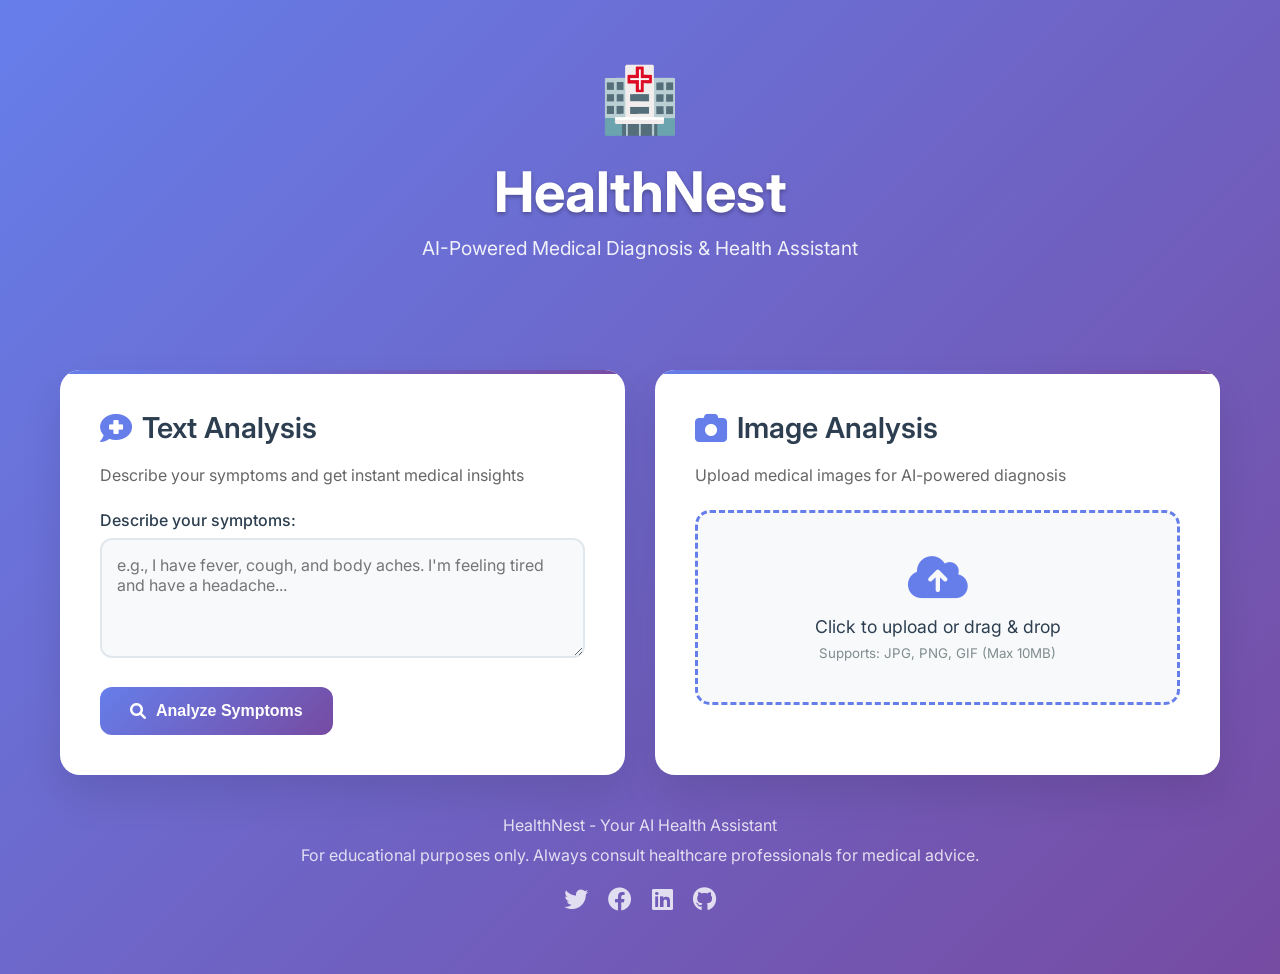
<file: index.html>
<!DOCTYPE html>
<html lang="en">
<head>
    <meta charset="UTF-8">
    <meta name="viewport" content="width=device-width, initial-scale=1.0">
    <title>HealthNest - AI-Powered Medical Diagnosis</title>
    <link href="https://cdnjs.cloudflare.com/ajax/libs/font-awesome/6.0.0/css/all.min.css" rel="stylesheet">
    <link href="https://fonts.googleapis.com/css2?family=Inter:wght@300;400;500;600;700&display=swap" rel="stylesheet">
    <style>
        * {
            margin: 0;
            padding: 0;
            box-sizing: border-box;
        }

        body {
            font-family: 'Inter', sans-serif;
            background: linear-gradient(135deg, #667eea 0%, #764ba2 100%);
            min-height: 100vh;
            color: #333;
        }

        .container {
            max-width: 1200px;
            margin: 0 auto;
            padding: 20px;
        }

        /* Header */
        .header {
            text-align: center;
            padding: 40px 0;
            color: white;
        }

        .header h1 {
            font-size: 3.5rem;
            font-weight: 700;
            margin-bottom: 10px;
            text-shadow: 0 2px 4px rgba(0,0,0,0.3);
        }

        .header p {
            font-size: 1.2rem;
            opacity: 0.9;
            margin-bottom: 30px;
        }

        .logo {
            font-size: 4rem;
            margin-bottom: 20px;
            animation: pulse 2s infinite;
        }

        @keyframes pulse {
            0% { transform: scale(1); }
            50% { transform: scale(1.05); }
            100% { transform: scale(1); }
        }

        /* Main Content */
        .main-content {
            display: grid;
            grid-template-columns: 1fr 1fr;
            gap: 30px;
            margin-top: 40px;
        }

        .card {
            background: white;
            border-radius: 20px;
            padding: 40px;
            box-shadow: 0 20px 40px rgba(0,0,0,0.1);
            transition: all 0.3s ease;
            position: relative;
            overflow: hidden;
        }

        .card:hover {
            transform: translateY(-5px);
            box-shadow: 0 30px 60px rgba(0,0,0,0.15);
        }

        .card::before {
            content: '';
            position: absolute;
            top: 0;
            left: 0;
            right: 0;
            height: 4px;
            background: linear-gradient(90deg, #667eea, #764ba2);
        }

        .card h2 {
            font-size: 1.8rem;
            font-weight: 600;
            margin-bottom: 20px;
            color: #2c3e50;
            display: flex;
            align-items: center;
            gap: 10px;
        }

        .card-icon {
            font-size: 2rem;
            color: #667eea;
        }

        /* Form Elements */
        .form-group {
            margin-bottom: 25px;
        }

        label {
            display: block;
            margin-bottom: 8px;
            font-weight: 500;
            color: #2c3e50;
        }

        input[type="text"], textarea {
            width: 100%;
            padding: 15px;
            border: 2px solid #e1e8ed;
            border-radius: 12px;
            font-size: 16px;
            transition: all 0.3s ease;
            background: #f8f9fa;
        }

        input[type="text"]:focus, textarea:focus {
            outline: none;
            border-color: #667eea;
            background: white;
            box-shadow: 0 0 0 3px rgba(102, 126, 234, 0.1);
        }

        textarea {
            height: 120px;
            resize: vertical;
            font-family: inherit;
        }

        /* Buttons */
        .btn {
            background: linear-gradient(135deg, #667eea 0%, #764ba2 100%);
            color: white;
            padding: 15px 30px;
            border: none;
            border-radius: 12px;
            font-size: 16px;
            font-weight: 600;
            cursor: pointer;
            transition: all 0.3s ease;
            display: inline-flex;
            align-items: center;
            gap: 10px;
            text-decoration: none;
        }

        .btn:hover {
            transform: translateY(-2px);
            box-shadow: 0 10px 20px rgba(102, 126, 234, 0.3);
        }

        .btn-secondary {
            background: linear-gradient(135deg, #f093fb 0%, #f5576c 100%);
        }

        .btn-secondary:hover {
            box-shadow: 0 10px 20px rgba(245, 87, 108, 0.3);
        }

        /* File Upload */
        .file-upload {
            border: 3px dashed #667eea;
            border-radius: 15px;
            padding: 40px;
            text-align: center;
            background: #f8f9fa;
            cursor: pointer;
            transition: all 0.3s ease;
            position: relative;
        }

        .file-upload:hover {
            border-color: #764ba2;
            background: #f0f2ff;
        }

        .file-upload.dragover {
            border-color: #27ae60;
            background: #e8f5e8;
        }

        .file-upload i {
            font-size: 3rem;
            color: #667eea;
            margin-bottom: 15px;
        }

        .file-upload p {
            font-size: 1.1rem;
            color: #2c3e50;
            margin-bottom: 5px;
        }

        .file-upload small {
            color: #7f8c8d;
        }

        /* Results */
        .results {
            margin-top: 30px;
            padding: 25px;
            background: linear-gradient(135deg, #f8f9fa 0%, #e9ecef 100%);
            border-radius: 15px;
            border-left: 5px solid #667eea;
            display: none;
        }

        .results.show {
            display: block;
            animation: slideIn 0.5s ease;
        }

        @keyframes slideIn {
            from {
                opacity: 0;
                transform: translateY(20px);
            }
            to {
                opacity: 1;
                transform: translateY(0);
            }
        }

        .result-item {
            background: white;
            padding: 20px;
            border-radius: 12px;
            margin-bottom: 15px;
            box-shadow: 0 5px 15px rgba(0,0,0,0.08);
        }

        .result-title {
            font-size: 1.3rem;
            font-weight: 600;
            color: #2c3e50;
            margin-bottom: 10px;
        }

        .result-content {
            color: #555;
            line-height: 1.6;
        }

        .medicine-list {
            display: flex;
            flex-wrap: wrap;
            gap: 10px;
            margin-top: 15px;
        }

        .medicine-tag {
            background: linear-gradient(135deg, #667eea, #764ba2);
            color: white;
            padding: 8px 15px;
            border-radius: 20px;
            font-size: 0.9rem;
            font-weight: 500;
        }

        .confidence-bar {
            background: #e9ecef;
            border-radius: 10px;
            height: 8px;
            margin: 10px 0;
            overflow: hidden;
        }

        .confidence-fill {
            background: linear-gradient(90deg, #e74c3c, #f39c12, #27ae60);
            height: 100%;
            transition: width 0.8s ease;
        }

        /* Loading Animation */
        .loading {
            display: none;
            text-align: center;
            padding: 20px;
        }

        .spinner {
            border: 3px solid #f3f3f3;
            border-top: 3px solid #667eea;
            border-radius: 50%;
            width: 40px;
            height: 40px;
            animation: spin 1s linear infinite;
            margin: 0 auto 15px;
        }

        @keyframes spin {
            0% { transform: rotate(0deg); }
            100% { transform: rotate(360deg); }
        }

        /* Responsive Design */
        @media (max-width: 768px) {
            .main-content {
                grid-template-columns: 1fr;
                gap: 20px;
            }

            .header h1 {
                font-size: 2.5rem;
            }

            .card {
                padding: 25px;
            }

            .container {
                padding: 15px;
            }
        }

        /* Error Messages */
        .error {
            background: #fee;
            color: #c33;
            padding: 15px;
            border-radius: 10px;
            border-left: 4px solid #c33;
            margin-top: 15px;
        }

        /* Success Messages */
        .success {
            background: #efe;
            color: #363;
            padding: 15px;
            border-radius: 10px;
            border-left: 4px solid #363;
            margin-top: 15px;
        }

        /* Footer */
        .footer {
            text-align: center;
            padding: 40px 0;
            color: white;
            opacity: 0.8;
        }

        .footer p {
            margin-bottom: 10px;
        }

        .social-links {
            display: flex;
            justify-content: center;
            gap: 20px;
            margin-top: 20px;
        }

        .social-links a {
            color: white;
            font-size: 1.5rem;
            transition: all 0.3s ease;
        }

        .social-links a:hover {
            transform: translateY(-3px);
            opacity: 0.8;
        }
    </style>
</head>
<body>
    <div class="container">
        <!-- Header -->
        <div class="header">
            <div class="logo">🏥</div>
            <h1>HealthNest</h1>
            <p>AI-Powered Medical Diagnosis & Health Assistant</p>
        </div>

        <!-- Main Content -->
        <div class="main-content">
            <!-- Text Analysis -->
            <div class="card">
                <h2><i class="fas fa-comment-medical card-icon"></i>Text Analysis</h2>
                <p style="color: #666; margin-bottom: 25px;">Describe your symptoms and get instant medical insights</p>
                
                <div class="form-group">
                    <label for="symptoms">Describe your symptoms:</label>
                    <textarea id="symptoms" placeholder="e.g., I have fever, cough, and body aches. I'm feeling tired and have a headache..."></textarea>
                </div>
                
                <button class="btn" onclick="analyzeText()">
                    <i class="fas fa-search"></i>
                    Analyze Symptoms
                </button>

                <div class="loading" id="textLoading">
                    <div class="spinner"></div>
                    <p>Analyzing your symptoms...</p>
                </div>

                <div class="results" id="textResults">
                    <!-- Results will be displayed here -->
                </div>
            </div>

            <!-- Image Analysis -->
            <div class="card">
                <h2><i class="fas fa-camera card-icon"></i>Image Analysis</h2>
                <p style="color: #666; margin-bottom: 25px;">Upload medical images for AI-powered diagnosis</p>
                
                <div class="file-upload" id="imageUpload" onclick="document.getElementById('imageFile').click()">
                    <i class="fas fa-cloud-upload-alt"></i>
                    <p>Click to upload or drag & drop</p>
                    <small>Supports: JPG, PNG, GIF (Max 10MB)</small>
                </div>
                
                <input type="file" id="imageFile" accept="image/*" style="display: none;" onchange="handleImageUpload(event)">
                
                <div id="imagePreview" style="display: none; margin: 20px 0;">
                    <img id="previewImg" style="max-width: 100%; border-radius: 10px; box-shadow: 0 5px 15px rgba(0,0,0,0.1);">
                </div>
                
                <button class="btn btn-secondary" onclick="analyzeImage()" id="analyzeImageBtn" style="display: none;">
                    <i class="fas fa-microscope"></i>
                    Analyze Image
                </button>

                <div class="loading" id="imageLoading">
                    <div class="spinner"></div>
                    <p>Analyzing your image...</p>
                </div>

                <div class="results" id="imageResults">
                    <!-- Results will be displayed here -->
                </div>
            </div>
        </div>

        <!-- Footer -->
        <div class="footer">
            <p>HealthNest - Your AI Health Assistant</p>
            <p>For educational purposes only. Always consult healthcare professionals for medical advice.</p>
            <div class="social-links">
                <a href="#"><i class="fab fa-twitter"></i></a>
                <a href="#"><i class="fab fa-facebook"></i></a>
                <a href="#"><i class="fab fa-linkedin"></i></a>
                <a href="#"><i class="fab fa-github"></i></a>
            </div>
        </div>
    </div>

    <script>
        const API_BASE = 'http://localhost:5000';
        let currentImageFile = null;

        // Load initial data
        window.onload = function() {
            setupDragAndDrop();
        };

        function setupDragAndDrop() {
            const imageUpload = document.getElementById('imageUpload');
            
            imageUpload.addEventListener('dragover', (e) => {
                e.preventDefault();
                imageUpload.classList.add('dragover');
            });

            imageUpload.addEventListener('dragleave', () => {
                imageUpload.classList.remove('dragover');
            });

            imageUpload.addEventListener('drop', (e) => {
                e.preventDefault();
                imageUpload.classList.remove('dragover');
                const files = e.dataTransfer.files;
                if (files.length > 0 && files[0].type.startsWith('image/')) {
                    handleImageFile(files[0]);
                }
            });
        }

        function handleImageUpload(event) {
            const file = event.target.files[0];
            if (file) {
                handleImageFile(file);
            }
        }

        function handleImageFile(file) {
            currentImageFile = file;
            const reader = new FileReader();
            reader.onload = function(e) {
                document.getElementById('previewImg').src = e.target.result;
                document.getElementById('imagePreview').style.display = 'block';
                document.getElementById('analyzeImageBtn').style.display = 'inline-block';
            };
            reader.readAsDataURL(file);
        }

        async function analyzeText() {
            const symptoms = document.getElementById('symptoms').value.trim();
            if (!symptoms) {
                showError('textResults', 'Please describe your symptoms');
                return;
            }

            showLoading('textLoading');
            hideResults('textResults');

            try {
                const response = await fetch(`${API_BASE}/analyze_text`, {
                    method: 'POST',
                    headers: {
                        'Content-Type': 'application/json',
                    },
                    body: JSON.stringify({ symptoms })
                });
                
                const result = await response.json();
                hideLoading('textLoading');
                displayTextResults(result);
            } catch (error) {
                hideLoading('textLoading');
                showError('textResults', 'Error analyzing symptoms. Please try again.');
            }
        }

        async function analyzeImage() {
            if (!currentImageFile) {
                showError('imageResults', 'Please upload an image first');
                return;
            }

            showLoading('imageLoading');
            hideResults('imageResults');

            const formData = new FormData();
            formData.append('image', currentImageFile);

            try {
                const response = await fetch(`${API_BASE}/analyze_image`, {
                    method: 'POST',
                    body: formData
                });
                
                const result = await response.json();
                hideLoading('imageLoading');
                displayImageResults(result);
            } catch (error) {
                hideLoading('imageLoading');
                showError('imageResults', 'Error analyzing image. Please try again.');
            }
        }

        function displayTextResults(data) {
            const resultsDiv = document.getElementById('textResults');
            
            if (data.error) {
                showError('textResults', data.error);
                return;
            }

            let html = `
                <div class="result-item">
                    <div class="result-title">🎯 Diagnosis: ${data.illness || 'Unknown'}</div>
                    <div class="result-content">
                        ${data.confidence ? `<p><strong>Confidence:</strong> ${(data.confidence * 100).toFixed(1)}%</p>` : ''}
                        ${data.severity ? `<p><strong>Severity:</strong> ${data.severity}</p>` : ''}
                        ${data.duration ? `<p><strong>Duration:</strong> ${data.duration}</p>` : ''}
                    </div>
                </div>
            `;

            if (data.medicine && data.medicine.length > 0) {
                html += `
                    <div class="result-item">
                        <div class="result-title">💊 Recommended Treatment</div>
                        <div class="medicine-list">
                            ${data.medicine.map(med => `<span class="medicine-tag">${med}</span>`).join('')}
                        </div>
                    </div>
                `;
            }

            if (data.prevention && data.prevention.length > 0) {
                html += `
                    <div class="result-item">
                        <div class="result-title">🛡️ Prevention Tips</div>
                        <div class="result-content">
                            <ul style="margin-left: 20px;">
                                ${data.prevention.map(tip => `<li>${tip}</li>`).join('')}
                            </ul>
                        </div>
                    </div>
                `;
            }

            if (data.extracted_symptoms && data.extracted_symptoms.length > 0) {
                html += `
                    <div class="result-item">
                        <div class="result-title">🔍 Detected Symptoms</div>
                        <div class="medicine-list">
                            ${data.extracted_symptoms.map(symptom => `<span class="medicine-tag" style="background: #f39c12;">${symptom}</span>`).join('')}
                        </div>
                    </div>
                `;
            }

            resultsDiv.innerHTML = html;
            showResults('textResults');
        }

        function displayImageResults(data) {
            const resultsDiv = document.getElementById('imageResults');
            
            if (data.error) {
                showError('imageResults', data.error);
                return;
            }

            let html = `
                <div class="result-item">
                    <div class="result-title">🔬 Image Analysis Results</div>
                    <div class="result-content">
                        ${data.illness && data.illness !== 'unknown' ? 
                            `<p><strong>Detected Condition:</strong> ${data.illness}</p>` : 
                            `<p style="color: #e74c3c;">${data.message || 'No medical conditions detected'}</p>`
                        }
                        ${data.confidence ? `
                            <p><strong>Confidence:</strong> ${(data.confidence * 100).toFixed(1)}%</p>
                            <div class="confidence-bar">
                                <div class="confidence-fill" style="width: ${data.confidence * 100}%"></div>
                            </div>
                        ` : ''}
                    </div>
                </div>
            `;

            if (data.medicine && data.medicine.length > 0) {
                html += `
                    <div class="result-item">
                        <div class="result-title">💊 Recommended Treatment</div>
                        <div class="medicine-list">
                            ${data.medicine.map(med => `<span class="medicine-tag">${med}</span>`).join('')}
                        </div>
                    </div>
                `;
            }

            if (data.severity || data.duration) {
                html += `
                    <div class="result-item">
                        <div class="result-title">📋 Condition Details</div>
                        <div class="result-content">
                            ${data.severity ? `<p><strong>Severity:</strong> ${data.severity}</p>` : ''}
                            ${data.duration ? `<p><strong>Duration:</strong> ${data.duration}</p>` : ''}
                        </div>
                    </div>
                `;
            }

            resultsDiv.innerHTML = html;
            showResults('imageResults');
        }

        function showLoading(elementId) {
            document.getElementById(elementId).style.display = 'block';
        }

        function hideLoading(elementId) {
            document.getElementById(elementId).style.display = 'none';
        }

        function showResults(elementId) {
            const element = document.getElementById(elementId);
            element.classList.add('show');
        }

        function hideResults(elementId) {
            const element = document.getElementById(elementId);
            element.classList.remove('show');
        }

        function showError(elementId, message) {
            const element = document.getElementById(elementId);
            element.innerHTML = `<div class="error">❌ ${message}</div>`;
            showResults(elementId);
        }
    </script>
</body>
</html>
</file>
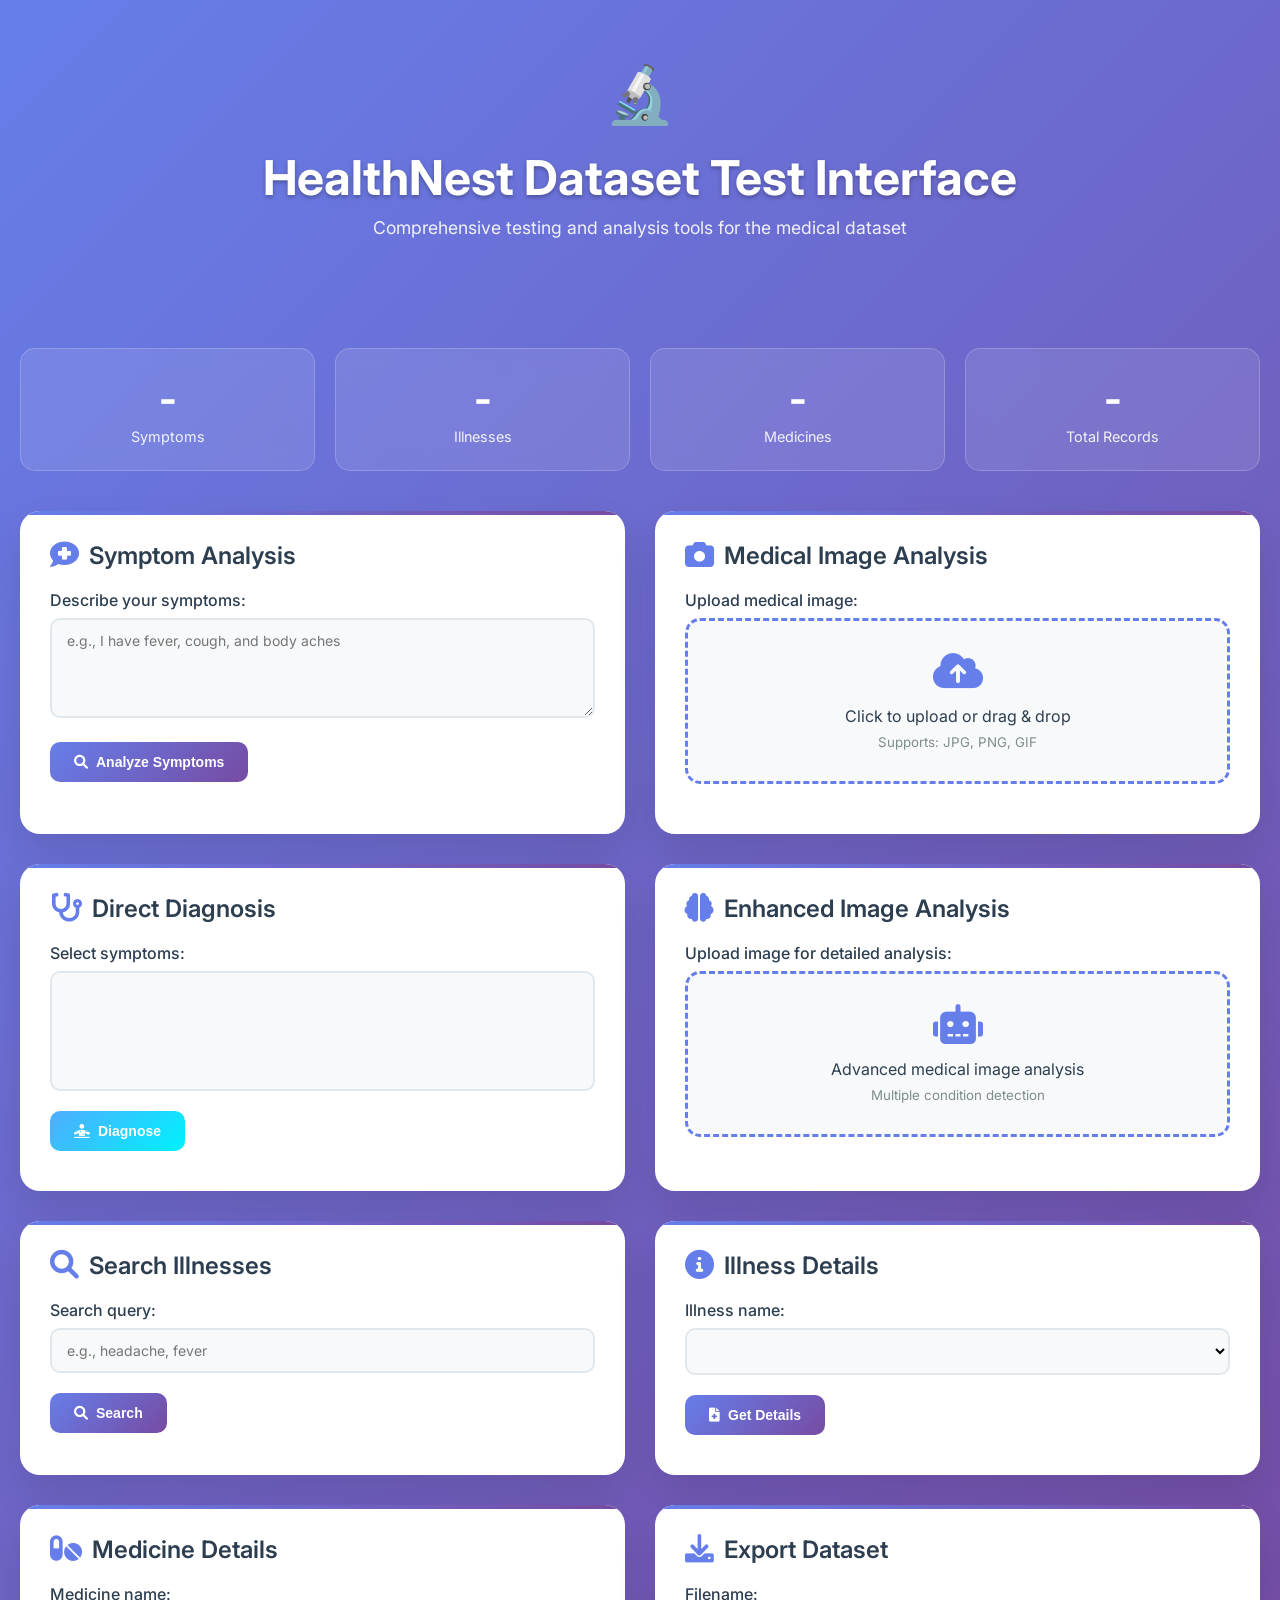
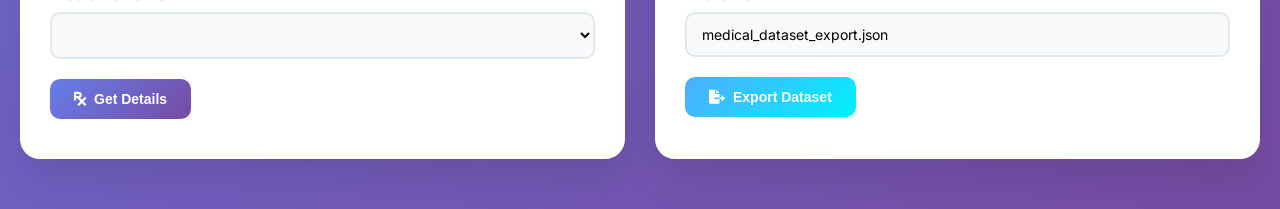
<file: dataset_test.html>
<!DOCTYPE html>
<html lang="en">
<head>
    <meta charset="UTF-8">
    <meta name="viewport" content="width=device-width, initial-scale=1.0">
    <title>HealthNest - Dataset Test Interface</title>
    <link href="https://cdnjs.cloudflare.com/ajax/libs/font-awesome/6.0.0/css/all.min.css" rel="stylesheet">
    <link href="https://fonts.googleapis.com/css2?family=Inter:wght@300;400;500;600;700&display=swap" rel="stylesheet">
    <style>
        * {
            margin: 0;
            padding: 0;
            box-sizing: border-box;
        }

        body {
            font-family: 'Inter', sans-serif;
            background: linear-gradient(135deg, #667eea 0%, #764ba2 100%);
            min-height: 100vh;
            color: #333;
        }

        .container {
            max-width: 1400px;
            margin: 0 auto;
            padding: 20px;
        }

        /* Header */
        .header {
            text-align: center;
            padding: 40px 0;
            color: white;
        }

        .header h1 {
            font-size: 3rem;
            font-weight: 700;
            margin-bottom: 10px;
            text-shadow: 0 2px 4px rgba(0,0,0,0.3);
        }

        .header p {
            font-size: 1.1rem;
            opacity: 0.9;
            margin-bottom: 30px;
        }

        .logo {
            font-size: 3.5rem;
            margin-bottom: 20px;
            animation: pulse 2s infinite;
        }

        @keyframes pulse {
            0% { transform: scale(1); }
            50% { transform: scale(1.05); }
            100% { transform: scale(1); }
        }

        /* Stats Section */
        .stats {
            display: grid;
            grid-template-columns: repeat(4, 1fr);
            gap: 20px;
            margin: 40px 0;
        }

        .stat-card {
            background: rgba(255, 255, 255, 0.1);
            backdrop-filter: blur(10px);
            border-radius: 15px;
            padding: 25px;
            text-align: center;
            color: white;
            border: 1px solid rgba(255, 255, 255, 0.2);
            transition: all 0.3s ease;
        }

        .stat-card:hover {
            transform: translateY(-5px);
            background: rgba(255, 255, 255, 0.15);
        }

        .stat-number {
            font-size: 2.5rem;
            font-weight: 700;
            margin-bottom: 5px;
        }

        .stat-label {
            font-size: 0.9rem;
            opacity: 0.9;
        }

        /* Grid Layout */
        .grid {
            display: grid;
            grid-template-columns: 1fr 1fr;
            gap: 30px;
            margin-bottom: 30px;
        }

        /* Cards */
        .card {
            background: white;
            border-radius: 20px;
            padding: 30px;
            box-shadow: 0 20px 40px rgba(0,0,0,0.1);
            transition: all 0.3s ease;
            position: relative;
            overflow: hidden;
        }

        .card:hover {
            transform: translateY(-5px);
            box-shadow: 0 30px 60px rgba(0,0,0,0.15);
        }

        .card::before {
            content: '';
            position: absolute;
            top: 0;
            left: 0;
            right: 0;
            height: 4px;
            background: linear-gradient(90deg, #667eea, #764ba2);
        }

        .card h2 {
            font-size: 1.5rem;
            font-weight: 600;
            margin-bottom: 20px;
            color: #2c3e50;
            display: flex;
            align-items: center;
            gap: 10px;
        }

        .card-icon {
            font-size: 1.8rem;
            color: #667eea;
        }

        /* Form Elements */
        .form-group {
            margin-bottom: 20px;
        }

        label {
            display: block;
            margin-bottom: 8px;
            font-weight: 500;
            color: #2c3e50;
        }

        input[type="text"], textarea, select {
            width: 100%;
            padding: 12px 15px;
            border: 2px solid #e1e8ed;
            border-radius: 10px;
            font-size: 14px;
            transition: all 0.3s ease;
            background: #f8f9fa;
            font-family: inherit;
        }

        input[type="text"]:focus, textarea:focus, select:focus {
            outline: none;
            border-color: #667eea;
            background: white;
            box-shadow: 0 0 0 3px rgba(102, 126, 234, 0.1);
        }

        textarea {
            height: 100px;
            resize: vertical;
        }

        select[multiple] {
            height: 120px;
        }

        /* Buttons */
        .btn {
            background: linear-gradient(135deg, #667eea 0%, #764ba2 100%);
            color: white;
            padding: 12px 24px;
            border: none;
            border-radius: 10px;
            font-size: 14px;
            font-weight: 600;
            cursor: pointer;
            transition: all 0.3s ease;
            display: inline-flex;
            align-items: center;
            gap: 8px;
            margin-right: 10px;
            margin-bottom: 10px;
        }

        .btn:hover {
            transform: translateY(-2px);
            box-shadow: 0 8px 16px rgba(102, 126, 234, 0.3);
        }

        .btn-secondary {
            background: linear-gradient(135deg, #f093fb 0%, #f5576c 100%);
        }

        .btn-secondary:hover {
            box-shadow: 0 8px 16px rgba(245, 87, 108, 0.3);
        }

        .btn-success {
            background: linear-gradient(135deg, #4facfe 0%, #00f2fe 100%);
        }

        .btn-success:hover {
            box-shadow: 0 8px 16px rgba(79, 172, 254, 0.3);
        }

        /* File Upload */
        .image-upload {
            border: 3px dashed #667eea;
            border-radius: 15px;
            padding: 30px;
            text-align: center;
            background: #f8f9fa;
            cursor: pointer;
            transition: all 0.3s ease;
            position: relative;
        }

        .image-upload:hover {
            border-color: #764ba2;
            background: #f0f2ff;
        }

        .image-upload.dragover {
            border-color: #27ae60;
            background: #e8f5e8;
        }

        .image-upload i {
            font-size: 2.5rem;
            color: #667eea;
            margin-bottom: 15px;
        }

        .image-upload p {
            font-size: 1rem;
            color: #2c3e50;
            margin-bottom: 5px;
        }

        .image-upload small {
            color: #7f8c8d;
        }

        .image-preview {
            max-width: 250px;
            max-height: 250px;
            margin: 20px auto;
            border-radius: 10px;
            box-shadow: 0 4px 8px rgba(0,0,0,0.1);
        }

        /* Results */
        .result {
            background: linear-gradient(135deg, #f8f9fa 0%, #e9ecef 100%);
            border: 1px solid #dee2e6;
            border-radius: 15px;
            padding: 20px;
            margin-top: 20px;
            white-space: pre-wrap;
            font-family: 'Monaco', 'Menlo', 'Ubuntu Mono', monospace;
            max-height: 400px;
            overflow-y: auto;
            display: none;
            border-left: 5px solid #667eea;
        }

        .result.show {
            display: block;
            animation: slideIn 0.5s ease;
        }

        @keyframes slideIn {
            from {
                opacity: 0;
                transform: translateY(20px);
            }
            to {
                opacity: 1;
                transform: translateY(0);
            }
        }

        /* Tags */
        .symptom-tag {
            display: inline-block;
            background: linear-gradient(135deg, #e74c3c, #c0392b);
            color: white;
            padding: 5px 12px;
            border-radius: 15px;
            margin: 3px;
            font-size: 12px;
            font-weight: 500;
        }

        .illness-tag {
            display: inline-block;
            background: linear-gradient(135deg, #27ae60, #2ecc71);
            color: white;
            padding: 5px 12px;
            border-radius: 15px;
            margin: 3px;
            font-size: 12px;
            font-weight: 500;
        }

        .medicine-tag {
            display: inline-block;
            background: linear-gradient(135deg, #f39c12, #e67e22);
            color: white;
            padding: 5px 12px;
            border-radius: 15px;
            margin: 3px;
            font-size: 12px;
            font-weight: 500;
        }

        /* Confidence Bar */
        .confidence-bar {
            background: #ecf0f1;
            border-radius: 10px;
            height: 8px;
            margin: 10px 0;
            overflow: hidden;
        }

        .confidence-fill {
            background: linear-gradient(90deg, #e74c3c, #f39c12, #27ae60);
            height: 100%;
            transition: width 0.8s ease;
        }

        /* Condition Cards */
        .condition-card {
            background: white;
            border: 1px solid #ddd;
            border-radius: 10px;
            padding: 15px;
            margin: 10px 0;
            box-shadow: 0 2px 4px rgba(0,0,0,0.1);
        }

        .condition-name {
            font-weight: bold;
            color: #2c3e50;
            margin-bottom: 5px;
        }

        .condition-confidence {
            color: #7f8c8d;
            font-size: 0.9em;
        }

        /* Responsive Design */
        @media (max-width: 1024px) {
            .stats {
                grid-template-columns: repeat(2, 1fr);
            }
        }

        @media (max-width: 768px) {
            .grid {
                grid-template-columns: 1fr;
                gap: 20px;
            }

            .stats {
                grid-template-columns: 1fr;
            }

            .header h1 {
                font-size: 2.5rem;
            }

            .card {
                padding: 20px;
            }

            .container {
                padding: 15px;
            }
        }

        /* Loading Animation */
        .loading {
            display: none;
            text-align: center;
            padding: 20px;
        }

        .spinner {
            border: 3px solid #f3f3f3;
            border-top: 3px solid #667eea;
            border-radius: 50%;
            width: 30px;
            height: 30px;
            animation: spin 1s linear infinite;
            margin: 0 auto 10px;
        }

        @keyframes spin {
            0% { transform: rotate(0deg); }
            100% { transform: rotate(360deg); }
        }

        /* Error Messages */
        .error {
            background: #fee;
            color: #c33;
            padding: 15px;
            border-radius: 10px;
            border-left: 4px solid #c33;
            margin-top: 15px;
        }

        /* Success Messages */
        .success {
            background: #efe;
            color: #363;
            padding: 15px;
            border-radius: 10px;
            border-left: 4px solid #363;
            margin-top: 15px;
        }
    </style>
</head>
<body>
    <div class="container">
        <!-- Header -->
        <div class="header">
            <div class="logo">🔬</div>
            <h1>HealthNest Dataset Test Interface</h1>
            <p>Comprehensive testing and analysis tools for the medical dataset</p>
        </div>

        <!-- Dataset Statistics -->
        <div class="stats" id="stats">
            <div class="stat-card">
                <div class="stat-number" id="symptomCount">-</div>
                <div class="stat-label">Symptoms</div>
            </div>
            <div class="stat-card">
                <div class="stat-number" id="illnessCount">-</div>
                <div class="stat-label">Illnesses</div>
            </div>
            <div class="stat-card">
                <div class="stat-number" id="medicineCount">-</div>
                <div class="stat-label">Medicines</div>
            </div>
            <div class="stat-card">
                <div class="stat-number" id="totalCount">-</div>
                <div class="stat-label">Total Records</div>
            </div>
        </div>

        <div class="grid">
            <!-- Symptom Analysis -->
            <div class="card">
                <h2><i class="fas fa-comment-medical card-icon"></i>Symptom Analysis</h2>
                <div class="form-group">
                    <label for="symptoms">Describe your symptoms:</label>
                    <textarea id="symptoms" placeholder="e.g., I have fever, cough, and body aches"></textarea>
                </div>
                <button class="btn" onclick="analyzeSymptoms()">
                    <i class="fas fa-search"></i>
                    Analyze Symptoms
                </button>
                <div id="symptomResult" class="result"></div>
            </div>

            <!-- Image Analysis -->
            <div class="card">
                <h2><i class="fas fa-camera card-icon"></i>Medical Image Analysis</h2>
                <div class="form-group">
                    <label for="imageUpload">Upload medical image:</label>
                    <div class="image-upload" id="imageUpload" onclick="document.getElementById('imageFile').click()">
                        <i class="fas fa-cloud-upload-alt"></i>
                        <p>Click to upload or drag & drop</p>
                        <small>Supports: JPG, PNG, GIF</small>
                    </div>
                    <input type="file" id="imageFile" accept="image/*" style="display: none;" onchange="handleImageUpload(event)">
                </div>
                <div id="imagePreview" style="display: none;">
                    <img id="previewImg" class="image-preview">
                </div>
                <button class="btn btn-secondary" onclick="analyzeImage()" id="analyzeImageBtn" style="display: none;">
                    <i class="fas fa-microscope"></i>
                    Analyze Image
                </button>
                <div id="imageResult" class="result"></div>
            </div>
        </div>

        <div class="grid">
            <!-- Direct Diagnosis -->
            <div class="card">
                <h2><i class="fas fa-stethoscope card-icon"></i>Direct Diagnosis</h2>
                <div class="form-group">
                    <label for="symptomList">Select symptoms:</label>
                    <select id="symptomList" multiple>
                        <!-- Will be populated dynamically -->
                    </select>
                </div>
                <button class="btn btn-success" onclick="diagnoseSymptoms()">
                    <i class="fas fa-diagnoses"></i>
                    Diagnose
                </button>
                <div id="diagnosisResult" class="result"></div>
            </div>

            <!-- Enhanced Medical Image Analysis -->
            <div class="card">
                <h2><i class="fas fa-brain card-icon"></i>Enhanced Image Analysis</h2>
                <div class="form-group">
                    <label for="enhancedImageUpload">Upload image for detailed analysis:</label>
                    <div class="image-upload" id="enhancedImageUpload" onclick="document.getElementById('enhancedImageFile').click()">
                        <i class="fas fa-robot"></i>
                        <p>Advanced medical image analysis</p>
                        <small>Multiple condition detection</small>
                    </div>
                    <input type="file" id="enhancedImageFile" accept="image/*" style="display: none;" onchange="handleEnhancedImageUpload(event)">
                </div>
                <div id="enhancedImagePreview" style="display: none;">
                    <img id="enhancedPreviewImg" class="image-preview">
                </div>
                <button class="btn btn-secondary" onclick="analyzeEnhancedImage()" id="analyzeEnhancedImageBtn" style="display: none;">
                    <i class="fas fa-cogs"></i>
                    Enhanced Analysis
                </button>
                <div id="enhancedImageResult" class="result"></div>
            </div>
        </div>

        <div class="grid">
            <!-- Search Illnesses -->
            <div class="card">
                <h2><i class="fas fa-search card-icon"></i>Search Illnesses</h2>
                <div class="form-group">
                    <label for="searchQuery">Search query:</label>
                    <input type="text" id="searchQuery" placeholder="e.g., headache, fever">
                </div>
                <button class="btn" onclick="searchIllnesses()">
                    <i class="fas fa-search"></i>
                    Search
                </button>
                <div id="searchResult" class="result"></div>
            </div>

            <!-- Get Illness Details -->
            <div class="card">
                <h2><i class="fas fa-info-circle card-icon"></i>Illness Details</h2>
                <div class="form-group">
                    <label for="illnessName">Illness name:</label>
                    <select id="illnessName">
                        <!-- Will be populated dynamically -->
                    </select>
                </div>
                <button class="btn" onclick="getIllnessDetails()">
                    <i class="fas fa-file-medical"></i>
                    Get Details
                </button>
                <div id="illnessResult" class="result"></div>
            </div>
        </div>

        <div class="grid">
            <!-- Get Medicine Details -->
            <div class="card">
                <h2><i class="fas fa-pills card-icon"></i>Medicine Details</h2>
                <div class="form-group">
                    <label for="medicineName">Medicine name:</label>
                    <select id="medicineName">
                        <!-- Will be populated dynamically -->
                    </select>
                </div>
                <button class="btn" onclick="getMedicineDetails()">
                    <i class="fas fa-prescription"></i>
                    Get Details
                </button>
                <div id="medicineResult" class="result"></div>
            </div>

            <!-- Export Dataset -->
            <div class="card">
                <h2><i class="fas fa-download card-icon"></i>Export Dataset</h2>
                <div class="form-group">
                    <label for="exportFilename">Filename:</label>
                    <input type="text" id="exportFilename" value="medical_dataset_export.json">
                </div>
                <button class="btn btn-success" onclick="exportDataset()">
                    <i class="fas fa-file-export"></i>
                    Export Dataset
                </button>
                <div id="exportResult" class="result"></div>
            </div>
        </div>
    </div>

    <script>
        const API_BASE = 'http://localhost:5000';
        let currentImageFile = null;
        let currentEnhancedImageFile = null;

        // Load initial data
        window.onload = function() {
            loadStats();
            loadSymptoms();
            loadIllnesses();
            loadMedicines();
            setupDragAndDrop();
        };

        function setupDragAndDrop() {
            const imageUpload = document.getElementById('imageUpload');
            const enhancedImageUpload = document.getElementById('enhancedImageUpload');

            [imageUpload, enhancedImageUpload].forEach(upload => {
                upload.addEventListener('dragover', (e) => {
                    e.preventDefault();
                    upload.classList.add('dragover');
                });

                upload.addEventListener('dragleave', () => {
                    upload.classList.remove('dragover');
                });

                upload.addEventListener('drop', (e) => {
                    e.preventDefault();
                    upload.classList.remove('dragover');
                    const files = e.dataTransfer.files;
                    if (files.length > 0 && files[0].type.startsWith('image/')) {
                        if (upload === imageUpload) {
                            handleImageFile(files[0]);
                        } else {
                            handleEnhancedImageFile(files[0]);
                        }
                    }
                });
            });
        }

        function handleImageUpload(event) {
            const file = event.target.files[0];
            if (file) {
                handleImageFile(file);
            }
        }

        function handleEnhancedImageUpload(event) {
            const file = event.target.files[0];
            if (file) {
                handleEnhancedImageFile(file);
            }
        }

        function handleImageFile(file) {
            currentImageFile = file;
            const reader = new FileReader();
            reader.onload = function(e) {
                document.getElementById('previewImg').src = e.target.result;
                document.getElementById('imagePreview').style.display = 'block';
                document.getElementById('analyzeImageBtn').style.display = 'inline-block';
            };
            reader.readAsDataURL(file);
        }

        function handleEnhancedImageFile(file) {
            currentEnhancedImageFile = file;
            const reader = new FileReader();
            reader.onload = function(e) {
                document.getElementById('enhancedPreviewImg').src = e.target.result;
                document.getElementById('enhancedImagePreview').style.display = 'block';
                document.getElementById('analyzeEnhancedImageBtn').style.display = 'inline-block';
            };
            reader.readAsDataURL(file);
        }

        async function loadStats() {
            try {
                const response = await fetch(`${API_BASE}/api/dataset/stats`);
                const data = await response.json();
                
                document.getElementById('symptomCount').textContent = data.total_symptoms;
                document.getElementById('illnessCount').textContent = data.total_illnesses;
                document.getElementById('medicineCount').textContent = data.total_medicines;
                document.getElementById('totalCount').textContent = data.total_symptoms + data.total_illnesses + data.total_medicines;
            } catch (error) {
                console.error('Error loading stats:', error);
            }
        }

        async function loadSymptoms() {
            try {
                const response = await fetch(`${API_BASE}/api/symptoms`);
                const data = await response.json();
                
                const symptomList = document.getElementById('symptomList');
                symptomList.innerHTML = '';
                data.symptoms.forEach(symptom => {
                    const option = document.createElement('option');
                    option.value = symptom;
                    option.textContent = symptom;
                    symptomList.appendChild(option);
                });
            } catch (error) {
                console.error('Error loading symptoms:', error);
            }
        }

        async function loadIllnesses() {
            try {
                const response = await fetch(`${API_BASE}/api/illnesses`);
                const data = await response.json();
                
                const illnessSelect = document.getElementById('illnessName');
                illnessSelect.innerHTML = '';
                data.illnesses.forEach(illness => {
                    const option = document.createElement('option');
                    option.value = illness;
                    option.textContent = illness;
                    illnessSelect.appendChild(option);
                });
            } catch (error) {
                console.error('Error loading illnesses:', error);
            }
        }

        async function loadMedicines() {
            try {
                const response = await fetch(`${API_BASE}/api/dataset/stats`);
                const data = await response.json();
                
                const medicineSelect = document.getElementById('medicineName');
                medicineSelect.innerHTML = '';
                data.medicines.forEach(medicine => {
                    const option = document.createElement('option');
                    option.value = medicine;
                    option.textContent = medicine;
                    medicineSelect.appendChild(option);
                });
            } catch (error) {
                console.error('Error loading medicines:', error);
            }
        }

        async function analyzeSymptoms() {
            const symptoms = document.getElementById('symptoms').value;
            if (!symptoms) {
                showError('symptomResult', 'Please enter symptoms');
                return;
            }

            try {
                const response = await fetch(`${API_BASE}/analyze_text`, {
                    method: 'POST',
                    headers: {
                        'Content-Type': 'application/json',
                    },
                    body: JSON.stringify({ symptoms })
                });
                
                const result = await response.json();
                displayResult('symptomResult', result);
            } catch (error) {
                console.error('Error analyzing symptoms:', error);
                showError('symptomResult', error.message);
            }
        }

        async function analyzeImage() {
            if (!currentImageFile) {
                showError('imageResult', 'Please upload an image first');
                return;
            }

            const formData = new FormData();
            formData.append('image', currentImageFile);

            try {
                const response = await fetch(`${API_BASE}/analyze_image`, {
                    method: 'POST',
                    body: formData
                });
                
                const result = await response.json();
                displayImageResult('imageResult', result);
            } catch (error) {
                console.error('Error analyzing image:', error);
                showError('imageResult', error.message);
            }
        }

        async function analyzeEnhancedImage() {
            if (!currentEnhancedImageFile) {
                showError('enhancedImageResult', 'Please upload an image first');
                return;
            }

            const formData = new FormData();
            formData.append('image', currentEnhancedImageFile);

            try {
                const response = await fetch(`${API_BASE}/api/analyze_medical_image`, {
                    method: 'POST',
                    body: formData
                });
                
                const result = await response.json();
                displayEnhancedImageResult('enhancedImageResult', result);
            } catch (error) {
                console.error('Error analyzing enhanced image:', error);
                showError('enhancedImageResult', error.message);
            }
        }

        async function diagnoseSymptoms() {
            const symptomList = document.getElementById('symptomList');
            const selectedSymptoms = Array.from(symptomList.selectedOptions).map(option => option.value);
            
            if (selectedSymptoms.length === 0) {
                showError('diagnosisResult', 'Please select at least one symptom');
                return;
            }

            try {
                const response = await fetch(`${API_BASE}/api/diagnose`, {
                    method: 'POST',
                    headers: {
                        'Content-Type': 'application/json',
                    },
                    body: JSON.stringify({ symptoms: selectedSymptoms })
                });
                
                const result = await response.json();
                displayResult('diagnosisResult', result);
            } catch (error) {
                console.error('Error diagnosing symptoms:', error);
                showError('diagnosisResult', error.message);
            }
        }

        async function searchIllnesses() {
            const query = document.getElementById('searchQuery').value;
            if (!query) {
                showError('searchResult', 'Please enter a search query');
                return;
            }

            try {
                const response = await fetch(`${API_BASE}/api/search?q=${encodeURIComponent(query)}`);
                const result = await response.json();
                displayResult('searchResult', result);
            } catch (error) {
                console.error('Error searching illnesses:', error);
                showError('searchResult', error.message);
            }
        }

        async function getIllnessDetails() {
            const illnessName = document.getElementById('illnessName').value;
            if (!illnessName) {
                showError('illnessResult', 'Please select an illness');
                return;
            }

            try {
                const response = await fetch(`${API_BASE}/api/illness/${encodeURIComponent(illnessName)}`);
                const result = await response.json();
                displayResult('illnessResult', result);
            } catch (error) {
                console.error('Error getting illness details:', error);
                showError('illnessResult', error.message);
            }
        }

        async function getMedicineDetails() {
            const medicineName = document.getElementById('medicineName').value;
            if (!medicineName) {
                showError('medicineResult', 'Please select a medicine');
                return;
            }

            try {
                const response = await fetch(`${API_BASE}/api/medicine/${encodeURIComponent(medicineName)}`);
                const result = await response.json();
                displayResult('medicineResult', result);
            } catch (error) {
                console.error('Error getting medicine details:', error);
                showError('medicineResult', error.message);
            }
        }

        async function exportDataset() {
            const filename = document.getElementById('exportFilename').value;
            
            try {
                const response = await fetch(`${API_BASE}/api/dataset/export`, {
                    method: 'POST',
                    headers: {
                        'Content-Type': 'application/json',
                    },
                    body: JSON.stringify({ filename })
                });
                
                const result = await response.json();
                displayResult('exportResult', result);
            } catch (error) {
                console.error('Error exporting dataset:', error);
                showError('exportResult', error.message);
            }
        }

        function displayResult(elementId, data) {
            const element = document.getElementById(elementId);
            element.style.display = 'block';
            element.classList.add('show');
            element.textContent = JSON.stringify(data, null, 2);
        }

        function displayImageResult(elementId, data) {
            const element = document.getElementById(elementId);
            element.style.display = 'block';
            element.classList.add('show');
            
            let html = '<h3>Image Analysis Results</h3>';
            
            if (data.illness && data.illness !== 'unknown') {
                html += `<div class="condition-card">
                    <div class="condition-name">Detected Condition: ${data.illness}</div>
                    <div class="condition-confidence">Confidence: ${(data.confidence * 100).toFixed(1)}%</div>
                    <div class="confidence-bar">
                        <div class="confidence-fill" style="width: ${data.confidence * 100}%"></div>
                    </div>
                </div>`;
                
                if (data.medicine) {
                    html += `<p><strong>Recommended Medicines:</strong></p>`;
                    data.medicine.forEach(med => {
                        html += `<span class="medicine-tag">${med}</span>`;
                    });
                }
                
                if (data.severity) {
                    html += `<p><strong>Severity:</strong> ${data.severity}</p>`;
                }
                
                if (data.duration) {
                    html += `<p><strong>Duration:</strong> ${data.duration}</p>`;
                }
            } else {
                html += `<p style="color: #e74c3c;">${data.message || 'No medical conditions detected'}</p>`;
            }
            
            if (data.image_analysis) {
                html += `<h4>Image Analysis Details:</h4>`;
                html += `<pre>${JSON.stringify(data.image_analysis, null, 2)}</pre>`;
            }
            
            element.innerHTML = html;
        }

        function displayEnhancedImageResult(elementId, data) {
            const element = document.getElementById(elementId);
            element.style.display = 'block';
            element.classList.add('show');
            
            let html = '<h3>Enhanced Image Analysis Results</h3>';
            
            if (data.detected_conditions && data.detected_conditions.length > 0) {
                html += `<h4>Detected Conditions (${data.total_detections}):</h4>`;
                data.detected_conditions.forEach(condition => {
                    html += `<div class="condition-card">
                        <div class="condition-name">${condition.condition}</div>
                        <div class="condition-confidence">Confidence: ${(condition.confidence * 100).toFixed(1)}%</div>
                        <div class="confidence-bar">
                            <div class="confidence-fill" style="width: ${condition.confidence * 100}%"></div>
                        </div>
                        <small>Original label: ${condition.original_label}</small>
                    </div>`;
                });
                
                if (data.possible_illnesses && data.possible_illnesses.length > 0) {
                    html += `<h4>Possible Illnesses:</h4>`;
                    data.possible_illnesses.forEach(illness => {
                        html += `<div class="condition-card">
                            <div class="condition-name">${illness.illness}</div>
                            <div class="condition-confidence">Confidence: ${(illness.confidence * 100).toFixed(1)}%</div>
                            <p><strong>Medicines:</strong> ${illness.data.medicines.join(', ')}</p>
                            <p><strong>Severity:</strong> ${illness.data.severity}</p>
                        </div>`;
                    });
                }
            } else {
                html += `<p style="color: #e74c3c;">No medical conditions detected in the image.</p>`;
            }
            
            if (data.image_analysis) {
                html += `<h4>Raw Image Analysis:</h4>`;
                html += `<pre>${JSON.stringify(data.image_analysis, null, 2)}</pre>`;
            }
            
            element.innerHTML = html;
        }

        function showError(elementId, message) {
            const element = document.getElementById(elementId);
            element.style.display = 'block';
            element.classList.add('show');
            element.innerHTML = `<div class="error">❌ ${message}</div>`;
        }
    </script>
</body>
</html>
</file>
